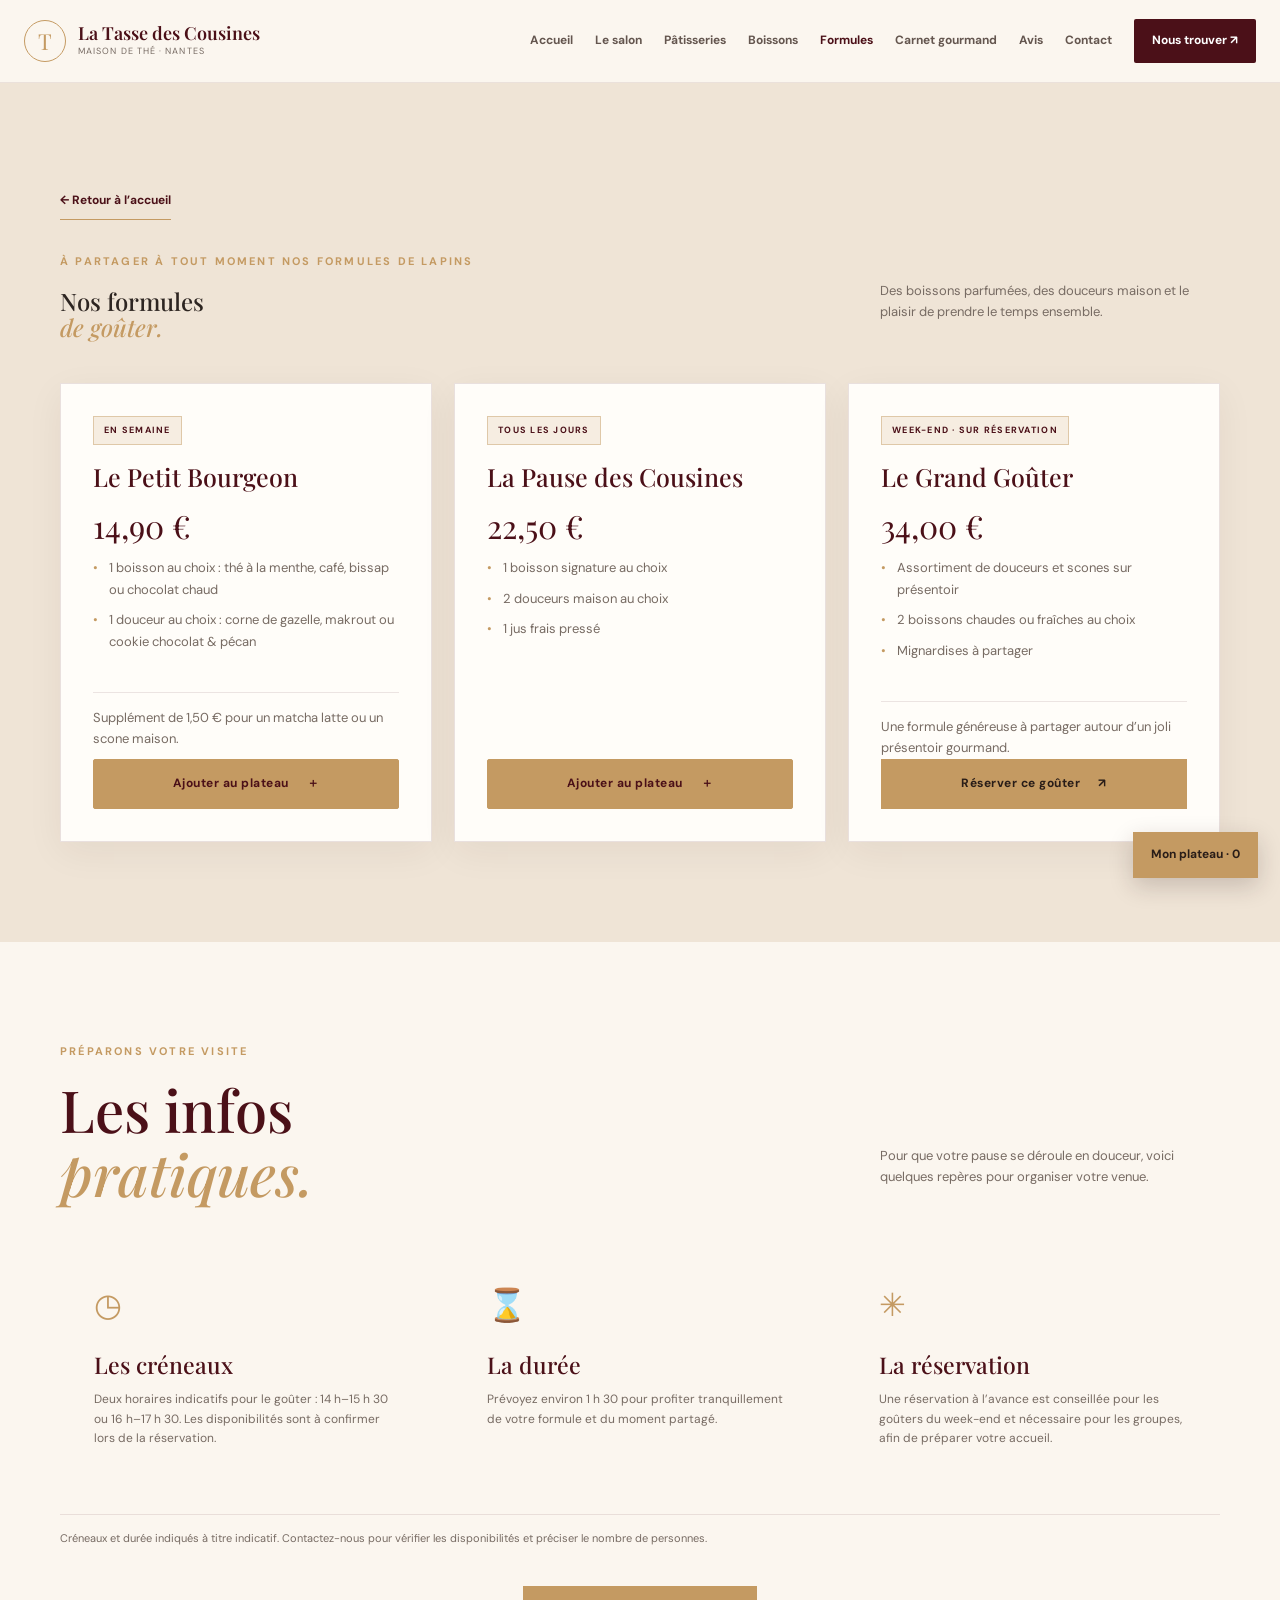
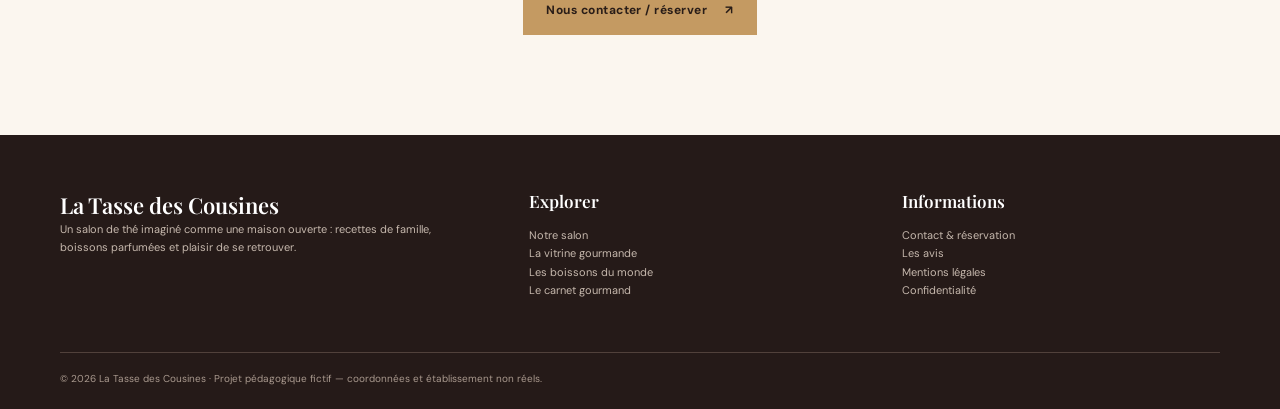
<file: formules.html>
<!DOCTYPE html>
<html lang="fr">
<head>
  <meta charset="utf-8">
  <meta name="viewport" content="width=device-width, initial-scale=1">
  <title>Lapin – La Tasse des Cousines</title>
  <meta name="description" content="Découvrez nos formules de goûter, les créneaux indicatifs et les modalités de réservation à La Tasse des Cousines.">
  <link rel="preconnect" href="https://fonts.googleapis.com">
  <link rel="preconnect" href="https://fonts.gstatic.com" crossorigin>
  <link href="https://fonts.googleapis.com/css2?family=DM+Sans:wght@400;500;600;700&family=Playfair+Display:ital,wght@0,500;0,600;0,700;1,500&display=swap" rel="stylesheet">
  <link rel="stylesheet" href="style.css">
</head>
<body>
  <div id="site-header"></div>
  <main>
    <section class="formulas-section">
      <div class="wrap">
        <a class="text-link" href="index.html">← Retour à l’accueil</a>
        <div class="section-heading" style="margin-top:32px">
          <div>
            <p class="eyebrow">À PARTAGER À TOUT MOMENT NOS FORMULES DE LAPINS</p>
            <h1>Nos formules<br><em>de goûter.</em></h1>
          </div>
          <p>Des boissons parfumées, des douceurs maison et le plaisir de prendre le temps ensemble.</p>
        </div>
        <div class="formulas-grid">
          <article class="formula-card">
            <span class="formula-badge">En semaine</span>
            <h3>Le Petit Bourgeon</h3>
            <div class="formula-price">14,90 €</div>
            <ul class="formula-list">
              <li>1 boisson au choix : thé à la menthe, café, bissap ou chocolat chaud</li>
              <li>1 douceur au choix : corne de gazelle, makrout ou cookie chocolat &amp; pécan</li>
            </ul>
            <p class="formula-note">Supplément de 1,50 € pour un matcha latte ou un scone maison.</p>
            <button class="button button-gold add-to-tray" data-name="Formule Le Petit Bourgeon" data-price="14.90" type="button">Ajouter au plateau <span>＋</span></button>
          </article>
          <article class="formula-card">
            <span class="formula-badge">Tous les jours</span>
            <h3>La Pause des Cousines</h3>
            <div class="formula-price">22,50 €</div>
            <ul class="formula-list">
              <li>1 boisson signature au choix</li>
              <li>2 douceurs maison au choix</li>
              <li>1 jus frais pressé</li>
            </ul>
            <button class="button button-gold add-to-tray" data-name="Formule La Pause des Cousines" data-price="22.50" type="button">Ajouter au plateau <span>＋</span></button>
          </article>
          <article class="formula-card">
            <span class="formula-badge">Week-end · Sur réservation</span>
            <h3>Le Grand Goûter</h3>
            <div class="formula-price">34,00 €</div>
            <ul class="formula-list">
              <li>Assortiment de douceurs et scones sur présentoir</li>
              <li>2 boissons chaudes ou fraîches au choix</li>
              <li>Mignardises à partager</li>
            </ul>
            <p class="formula-note">Une formule généreuse à partager autour d’un joli présentoir gourmand.</p>
            <a class="button button-gold" href="contact.html">Réserver ce goûter <span>↗</span></a>
          </article>
        </div>
      </div>
    </section>

    <section class="section wrap" aria-labelledby="reservation-title">
      <div class="section-heading">
        <div>
          <p class="eyebrow">PRÉPARONS VOTRE VISITE</p>
          <h2 id="reservation-title">Les infos<br><em>pratiques.</em></h2>
        </div>
        <p>Pour que votre pause se déroule en douceur, voici quelques repères pour organiser votre venue.</p>
      </div>
      <div class="journey-grid">
        <article class="journey-card">
          <div class="journey-icon">◷</div>
          <h3>Les créneaux</h3>
          <p>Deux horaires indicatifs pour le goûter : 14 h–15 h 30 ou 16 h–17 h 30. Les disponibilités sont à confirmer lors de la réservation.</p>
        </article>
        <article class="journey-card">
          <div class="journey-icon">⌛</div>
          <h3>La durée</h3>
          <p>Prévoyez environ 1 h 30 pour profiter tranquillement de votre formule et du moment partagé.</p>
        </article>
        <article class="journey-card">
          <div class="journey-icon">✳</div>
          <h3>La réservation</h3>
          <p>Une réservation à l’avance est conseillée pour les goûters du week-end et nécessaire pour les groupes, afin de préparer votre accueil.</p>
        </article>
      </div>
      <p class="formula-note">Créneaux et durée indiqués à titre indicatif. Contactez-nous pour vérifier les disponibilités et préciser le nombre de personnes.</p>
      <div class="center-action">
        <a class="button button-gold" href="contact.html">Nous contacter / réserver <span>↗</span></a>
      </div>
    </section>
  </main>
  <div id="site-footer"></div>
  <div id="tray-root"></div>
  <script src="script.js"></script>
</body>
</html>
</file>
<file: style.css>
@import url('https://fonts.googleapis.com/css2?family=DM+Sans:wght@400;500;600;700&family=Playfair+Display:ital,wght@0,500;0,600;0,700;1,500&display=swap');
:root{--wine:#4b1018;--wine2:#6c2028;--gold:#c49a62;--cream:#fbf6ef;--sand:#efe4d6;--ink:#2d2521;--muted:#776b63;--serif:'Playfair Display',Georgia,serif;--sans:'DM Sans',Arial,sans-serif}*{box-sizing:border-box}html{scroll-behavior:smooth;scroll-padding-top:90px}body{margin:0;background:var(--cream);color:var(--ink);font:16px/1.65 var(--sans)}img{display:block;max-width:100%;width:100%;height:100%;object-fit:cover}a{color:inherit;text-decoration:none}button,input,select,textarea{font:inherit}button{cursor:pointer}a:focus-visible,button:focus-visible,input:focus-visible,select:focus-visible,textarea:focus-visible{outline:3px solid var(--gold);outline-offset:3px}.wrap{width:min(1160px,calc(100% - 48px));margin-inline:auto}.section{padding:100px 0}.eyebrow{font-size:11px;letter-spacing:.2em;font-weight:700;color:var(--gold);margin:0 0 18px}.eyebrow.light{color:#e4c89e}h1,h2,h3{font-family:var(--serif);font-weight:500;line-height:1.1;margin:0}h2{font-size:clamp(36px,5vw,58px);color:var(--wine)}h2 em,h1 em{font-weight:500;color:var(--gold)}p{margin:0 0 18px;color:var(--muted)}.site-header{position:sticky;top:0;z-index:30;background:rgba(251,246,239,.96);backdrop-filter:blur(14px);border-bottom:1px solid rgba(75,16,24,.09)}.nav-shell{height:82px;display:flex;align-items:center;justify-content:space-between;gap:28px;width:min(1240px,calc(100% - 48px));margin:auto}.brand{display:flex;align-items:center;gap:12px;color:var(--wine)}.brand-mark{width:42px;height:42px;border:1px solid var(--gold);border-radius:50%;display:grid;place-items:center;font:22px var(--serif);color:var(--gold)}.brand-name{font:600 18px var(--serif);display:block;line-height:1.2}.brand-sub{display:block;font-size:9px;letter-spacing:.12em;color:var(--muted);text-transform:uppercase}.main-nav{display:flex;align-items:center;gap:22px}.main-nav a{font-size:12px;font-weight:700;color:#64564f;transition:color .2s}.main-nav a:hover,.main-nav a[aria-current=page]{color:var(--wine)}.nav-cta{background:var(--wine);color:white!important;padding:12px 18px;border-radius:2px}.menu-toggle{display:none;background:none;border:1px solid var(--sand);padding:8px 12px;color:var(--wine)}.hero{min-height:650px;position:relative;display:flex;align-items:center;background:#38221d;overflow:hidden;color:white}.hero-photo,.hero-shade{position:absolute;inset:0}.hero-photo{background:url('https://images.unsplash.com/photo-1517248135467-4c7edcad34c4?auto=format&fit=crop&w=2000&q=90') center 52%/cover}.hero-shade{background:linear-gradient(90deg,rgba(29,13,13,.86),rgba(29,13,13,.52) 48%,rgba(29,13,13,.08))}.hero-content{position:relative;padding:100px 0 110px}.hero h1{font-size:clamp(48px,7vw,82px);max-width:740px;color:#fff;letter-spacing:-.03em}.hero-copy{color:#f3e9df;max-width:470px;margin:26px 0 30px;font-size:17px}.hero-actions{display:flex;gap:12px;flex-wrap:wrap}.button{display:inline-flex;align-items:center;justify-content:center;gap:18px;padding:14px 22px;font-size:12px;letter-spacing:.04em;font-weight:700;border:1px solid transparent;transition:.2s}.button-gold{background:var(--gold);color:#291d18}.button-gold:hover{background:#d8b47e;transform:translateY(-2px)}.button-glass{border-color:rgba(255,255,255,.55);color:white}.button-glass:hover{background:white;color:var(--wine)}.button-outline{border-color:var(--wine);color:var(--wine)}.button-outline:hover{background:var(--wine);color:white}.hero-note{display:flex;align-items:center;gap:12px;font-size:9px;letter-spacing:.18em;color:#e8d9ca;margin-top:75px}.note-line{width:40px;height:1px;background:var(--gold)}.hero-stamp{position:absolute;right:9%;bottom:12%;width:145px;height:145px;border:1px solid rgba(224,190,145,.8);border-radius:50%;display:flex;flex-direction:column;align-items:center;justify-content:center;color:#e8d2b2;transform:rotate(9deg);font-size:9px;letter-spacing:.16em}.hero-stamp b{font:italic 24px var(--serif);letter-spacing:0}.ticker{background:var(--wine);color:#f4e8d8;overflow:hidden;white-space:nowrap;padding:13px 0;font-size:10px;letter-spacing:.2em}.ticker div{word-spacing:14px;text-align:center}.ticker i{color:var(--gold);font-style:normal}.intro{display:grid;grid-template-columns:1.02fr .98fr;gap:100px;align-items:center}.intro-image{height:490px;position:relative}.intro-image img{object-position:center}.image-caption{position:absolute;bottom:18px;left:18px;background:var(--cream);color:var(--wine);padding:10px 14px;font-size:9px;letter-spacing:.15em}.intro-copy h2{margin-bottom:24px}.intro-copy>p:not(.eyebrow){max-width:470px;font-size:14px}.text-link{display:inline-flex;gap:25px;align-items:center;color:var(--wine);font-size:12px;font-weight:700;border-bottom:1px solid var(--gold);padding:8px 0}.text-link span{color:var(--gold);font-size:19px}.menu-section{background:#f2e9df}.section-heading{display:flex;align-items:end;justify-content:space-between;gap:40px;margin-bottom:42px}.section-heading>p{max-width:340px;font-size:13px}.product-grid{display:grid;grid-template-columns:repeat(3,1fr);gap:22px}.product-card{background:var(--cream);box-shadow:0 10px 35px rgba(57,31,24,.06)}.product-image{height:270px;position:relative;overflow:hidden;background:var(--sand)}.product-image img{transition:transform .6s}.product-card:hover .product-image img{transform:scale(1.05)}.product-tag{position:absolute;left:14px;top:14px;background:var(--gold);color:#302019;padding:6px 10px;font-size:9px;letter-spacing:.12em;font-weight:700}.product-info{padding:20px;display:grid;grid-template-columns:1fr auto;gap:8px;align-items:center}.product-info h3{font-size:20px;color:var(--wine)}.product-info p{font-size:11px;margin:6px 0 0}.product-info strong{font-size:12px;color:var(--wine)}.add-to-tray{grid-column:2;grid-row:1/3;width:34px;height:34px;border-radius:50%;border:1px solid var(--gold);background:transparent;color:var(--wine);font-size:21px}.add-to-tray:hover{background:var(--wine);color:white;border-color:var(--wine)}.center-action{text-align:center;margin-top:38px}.tea-band{min-height:490px;display:grid;grid-template-columns:1fr 1fr;background:var(--wine);color:white}.tea-photo{background:url('https://images.unsplash.com/photo-1544787219-7f47ccb76574?auto=format&fit=crop&w=1200&q=85') center/cover;min-height:430px}.tea-content{padding:85px clamp(35px,8vw,120px);align-self:center}.tea-content h2{color:white;margin-bottom:22px}.tea-content>p:not(.eyebrow){color:#e4d7cd;max-width:400px;margin-bottom:28px;font-size:14px}.builder-section{padding-bottom:110px}.builder{display:grid;grid-template-columns:1fr 1fr .9fr;border:1px solid #e6d9ca;background:#fffdf9}.builder-step{padding:32px;border-right:1px solid #e6d9ca}.step-number{color:var(--gold);font:italic 30px var(--serif)}.builder-step h3{font-size:25px;color:var(--wine);margin:12px 0 5px}.builder-step>div p{font-size:11px}.choice-list{display:grid;gap:8px;margin-top:20px}.choice{display:flex;justify-content:space-between;gap:10px;text-align:left;padding:12px;border:1px solid #e9dfd4;background:transparent;color:var(--ink);font-size:11px}.choice b{color:var(--wine)}.choice.selected{border-color:var(--gold);background:#f7efe5}.builder-total{background:var(--wine);padding:34px;color:white;display:flex;flex-direction:column;justify-content:center}.builder-total #duo-summary{font:19px/1.5 var(--serif);color:white}.builder-total #duo-summary span{color:var(--gold);padding:0 5px}.total-price{font:42px var(--serif);color:var(--gold);margin-top:20px}.total-caption{font-size:10px;color:#ddcfc6}.builder-total .button{margin-top:15px}.builder-feedback{font-size:11px;color:#f0d6ae;margin:10px 0 0;min-height:20px}.journey-section{background:#eee3d7}.journey-grid{display:grid;grid-template-columns:repeat(3,1fr);gap:18px}.journey-card{background:var(--cream);padding:34px;min-height:245px}.journey-icon{font:32px var(--serif);color:var(--gold);margin-bottom:28px}.journey-card h3{font-size:23px;color:var(--wine);margin-bottom:12px}.journey-card p:last-child{font-size:12px;margin:0}.journey-card .eyebrow{font-size:9px;margin-bottom:10px}.secret-section{display:grid;grid-template-columns:.65fr 1fr 1fr;gap:50px;align-items:center}.secret-mark{border:1px solid var(--gold);border-radius:50%;width:150px;height:150px;display:grid;place-content:center;text-align:center;color:var(--wine);font:italic 20px/1.3 var(--serif);transform:rotate(-10deg)}.secret-section h2{margin-bottom:20px}.secret-section p:not(.eyebrow){font-size:13px}.secret-image{height:310px}.visit-section{background:var(--wine);color:white}.visit-inner{display:grid;grid-template-columns:1.1fr .9fr;gap:90px;align-items:center}.visit-inner h2{color:white;margin-bottom:20px}.visit-inner>div:first-child>p:not(.eyebrow){color:#e0d2c9;max-width:420px;font-size:13px;margin-bottom:25px}.visit-details{border-top:1px solid rgba(255,255,255,.22)}.visit-details>div{display:flex;gap:20px;padding:20px 0;border-bottom:1px solid rgba(255,255,255,.22)}.visit-details span{color:var(--gold);font:italic 22px var(--serif)}.visit-details p{color:#e2d5cb;font-size:11px;margin:0}.visit-details b{font-size:13px;color:white}.site-footer{background:#251a18;color:#eee4da;padding:55px 0 22px}.footer-grid{display:grid;grid-template-columns:1.3fr 1fr 1fr;gap:55px}.site-footer p,.site-footer a{font-size:11px;color:#c6b8ad}.site-footer h3{font:600 17px var(--serif);color:#fff;margin-bottom:14px}.footer-brand{font:600 22px var(--serif);color:#fff}.footer-bottom{border-top:1px solid #51413b;margin-top:35px;padding-top:18px;font-size:10px;color:#a9998e}.tray-fab{position:fixed;right:22px;bottom:22px;z-index:50;background:var(--gold);color:#291d18;border:0;padding:13px 18px;box-shadow:0 8px 24px #2d1a1a33;font-size:12px;font-weight:700}.tray-panel{position:fixed;right:22px;bottom:78px;z-index:51;width:min(360px,calc(100vw - 32px));background:#fffdf9;box-shadow:0 12px 45px #24131030;border:1px solid #e5d8ca;padding:20px}.tray-panel h3{color:var(--wine);font-size:23px}.tray-row{display:flex;justify-content:space-between;gap:10px;padding:9px 0;border-bottom:1px solid #eee4da;font-size:12px}.tray-row button{border:0;background:none;color:var(--wine)}.tray-total{display:flex;justify-content:space-between;padding:16px 0;color:var(--wine);font-weight:700}.legacy-page main{padding-top:20px}.legacy-page .card{border-radius:3px}.legacy-page .btn{border-radius:2px;background:var(--wine)}.legacy-page h1,.legacy-page h2,.legacy-page h3{font-family:var(--serif);color:var(--wine)}.legacy-page .bg-surf{background:var(--cream)}.legacy-page .text-primary{color:var(--wine)}.legacy-page .text-sec{color:#9a774a}.legacy-page .bg-s2{background:#f2e9df}.legacy-page .btn:hover{background:#6c2028}.legacy-page .inp{border-radius:2px;padding:12px;border:1px solid #ddcbbb;background:white}.legacy-page #site-header{min-height:82px}.legacy-page .reveal{opacity:1;transform:none}
@media(max-width:900px){.main-nav{gap:12px}.main-nav a{font-size:11px}.intro{gap:45px}.builder{grid-template-columns:1fr 1fr}.builder-total{grid-column:1/-1}.builder-step:nth-child(2){border-right:0}.secret-section{grid-template-columns:.5fr 1fr;gap:28px}.secret-image{grid-column:2;height:230px}.hero-stamp{right:5%;bottom:7%}}
@media(max-width:680px){.wrap{width:min(100% - 34px,560px)}.nav-shell{width:calc(100% - 32px);height:72px}.main-nav{display:none;position:absolute;top:72px;left:0;right:0;background:var(--cream);padding:20px 24px 25px;box-shadow:0 12px 20px #24131018;flex-direction:column;align-items:flex-start}.main-nav.open{display:flex}.main-nav a{font-size:13px}.menu-toggle{display:block}.nav-cta{display:none}.hero{min-height:620px}.hero-content{padding:80px 0}.hero h1{font-size:50px}.hero-copy{font-size:14px}.hero-stamp{width:105px;height:105px;right:18px;bottom:20px;font-size:7px}.hero-stamp b{font-size:17px}.hero-note{margin-top:50px;font-size:7px}.ticker div{text-align:left;padding-left:20px}.section{padding:72px 0}.intro{grid-template-columns:1fr;gap:35px}.intro-image{height:330px}.section-heading{display:block}.section-heading>p{margin-top:20px}.product-grid,.journey-grid{grid-template-columns:1fr}.product-image{height:250px}.tea-band{grid-template-columns:1fr}.tea-photo{min-height:270px}.tea-content{padding:55px 25px}.builder{grid-template-columns:1fr}.builder-step{border-right:0;border-bottom:1px solid #e6d9ca;padding:25px}.builder-total{grid-column:auto;padding:28px}.secret-section{grid-template-columns:1fr;gap:25px}.secret-mark{width:105px;height:105px;font-size:15px}.secret-image{grid-column:auto;height:250px}.visit-inner{grid-template-columns:1fr;gap:35px}.footer-grid{grid-template-columns:1fr;gap:28px}.site-footer{padding-top:42px}.tray-fab{right:12px;bottom:12px}.tray-panel{right:12px;bottom:68px}}
/* Formules de goûter */
.formulas-section{padding:100px 0;background:var(--sand)}
.formulas-grid{display:grid;grid-template-columns:repeat(3,minmax(0,1fr));gap:22px}
.formula-card{position:relative;display:flex;flex-direction:column;min-width:0;padding:32px;background:#fffdf9;border:1px solid rgba(75,16,24,.12);box-shadow:0 10px 35px rgba(57,31,24,.06)}
.formula-badge{align-self:flex-start;margin-bottom:18px;color:var(--wine);background:rgba(196,154,98,.16);border:1px solid rgba(196,154,98,.45);padding:6px 10px;font-size:9px;font-weight:700;letter-spacing:.14em;text-transform:uppercase}
.formula-card h3{font-size:25px;color:var(--wine)}
.formula-card p{font-size:13px}
.formula-price{margin:18px 0 14px;font:32px/1.1 var(--serif);color:var(--wine)}
.formula-list{display:grid;gap:9px;margin:0 0 18px;padding:0;list-style:none;font-size:13px;color:var(--muted)}
.formula-list li{position:relative;padding-left:16px}
.formula-list li::before{content:"•";position:absolute;left:0;color:var(--gold)}
.formula-note{margin:22px 0 0;padding-top:14px;border-top:1px solid rgba(75,16,24,.10);font-size:11px;color:var(--muted)}
.formula-card .add-to-tray{width:100%;height:auto;margin-top:auto;border-radius:2px;background:var(--gold);font-size:12px;grid-column:auto;grid-row:auto}
.formula-card .add-to-tray:hover{background:#d8b47e}
.formula-card>a.button{margin-top:auto}
@media(max-width:900px){.formulas-grid{grid-template-columns:repeat(2,minmax(0,1fr))}}
@media(max-width:680px){.formulas-section{padding:72px 0}.formulas-grid{grid-template-columns:1fr}.formula-card{padding:25px}}
@media(prefers-reduced-motion:reduce){html{scroll-behavior:auto}*,*::before,*::after{transition:none!important;animation:none!important}}
</file>
